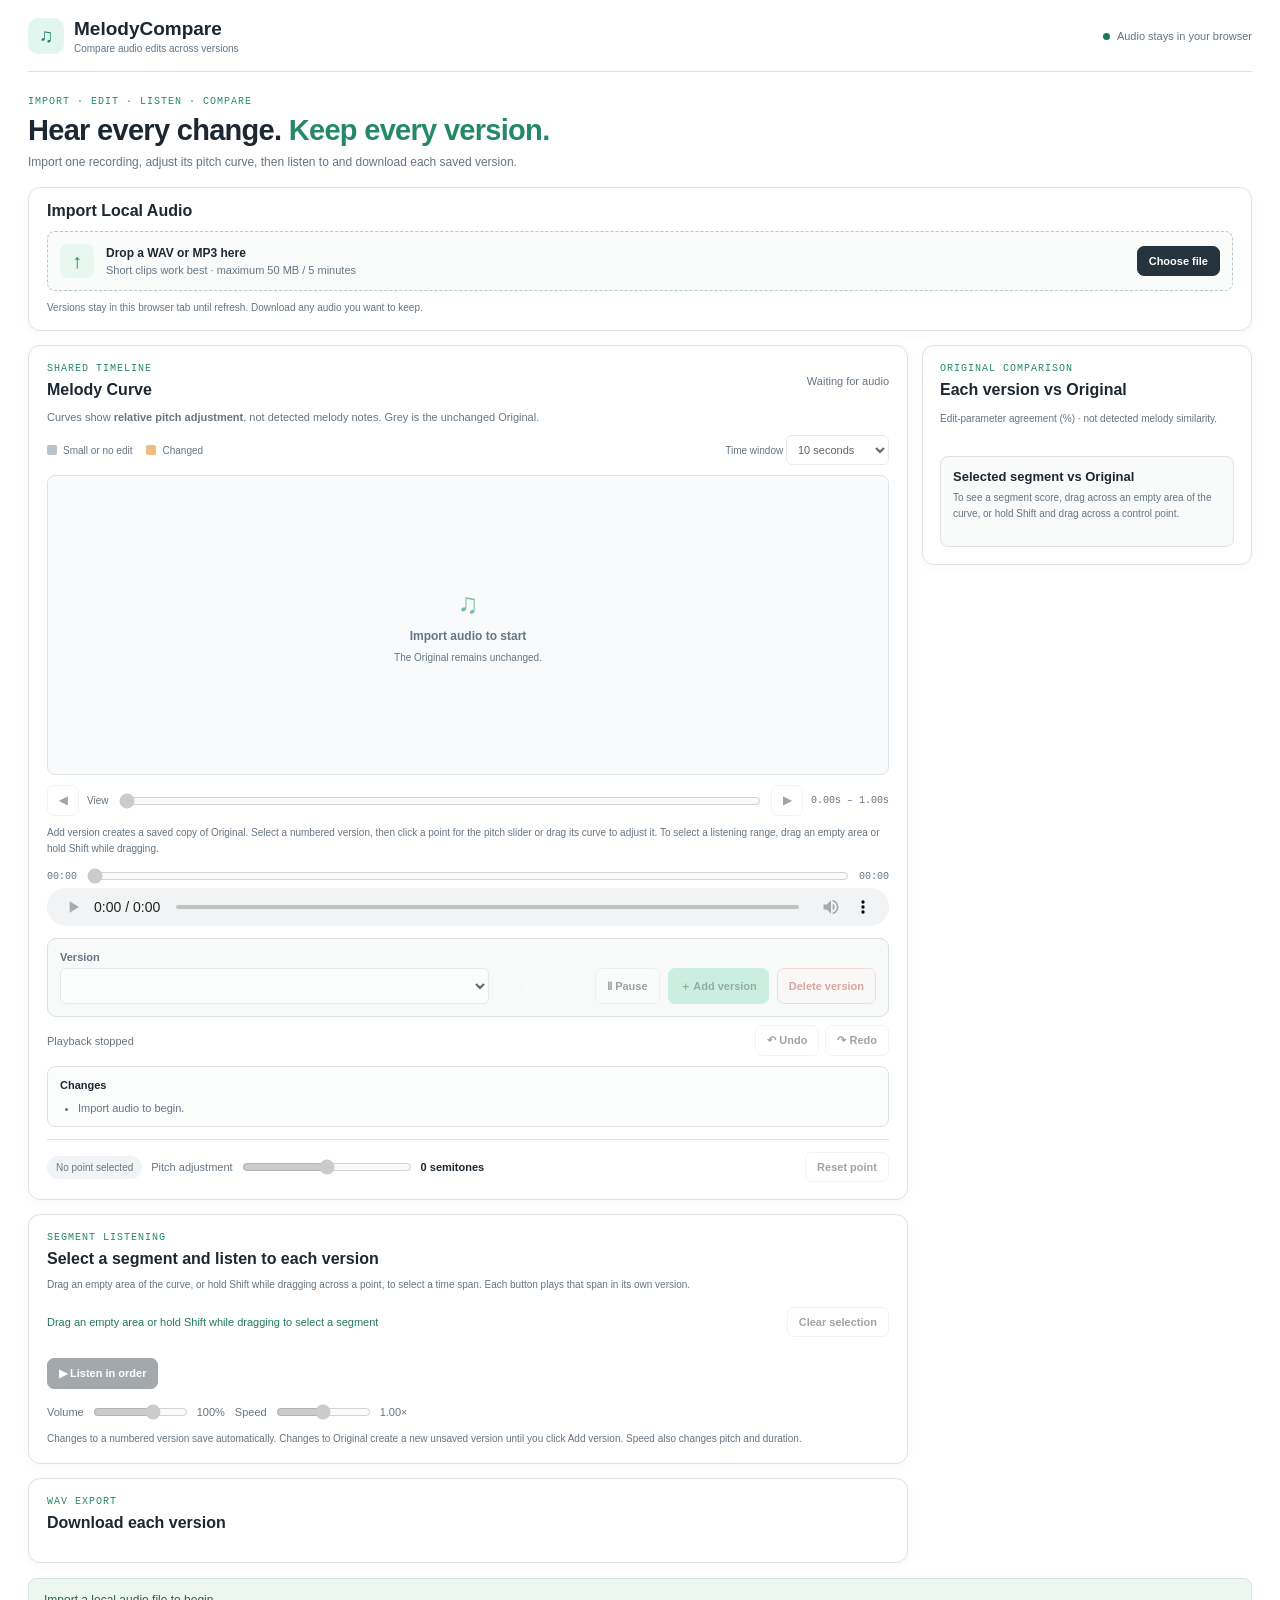
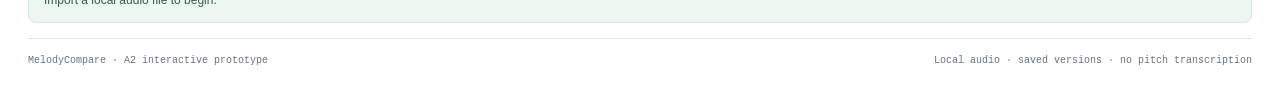
<file: index.html>
<!doctype html>
<html lang="en">
<head><meta charset="UTF-8"><meta name="viewport" content="width=device-width, initial-scale=1.0"><meta name="theme-color" content="#ffffff"><title>MelodyCompare — Audio version comparison</title><link rel="stylesheet" href="style.css"></head>
<body>
<main class="app-shell" id="top">
  <header class="topbar"><a class="brand" href="#top"><span class="brand-mark">♫</span><span>MelodyCompare<small>Compare audio edits across versions</small></span></a><span class="privacy-note"><i></i>Audio stays in your browser</span></header>
  <section class="intro"><p class="eyebrow">IMPORT · EDIT · LISTEN · COMPARE</p><h1>Hear every change. <span>Keep every version.</span></h1><p class="subtitle">Import one recording, adjust its pitch curve, then listen to and download each saved version.</p></section>
  <section class="card source-card" aria-label="Import local audio">
    <div class="section-heading"><h2>Import Local Audio</h2><button id="replaceFileBtn" class="button hidden" type="button">Replace file</button></div>
    <input id="audioFile" type="file" accept="audio/*,.wav,.mp3,.m4a,.aac,.ogg,.flac,.webm" hidden>
    <div id="dropZone" class="upload-drop" role="button" tabindex="0" aria-label="Choose or drop a local audio file"><span class="upload-icon">↑</span><div><strong>Drop a WAV or MP3 here</strong><span>Short clips work best · maximum 50 MB / 5 minutes</span></div><button id="chooseFileBtn" class="button button-dark" type="button">Choose file</button></div>
    <div id="loadedFile" class="loaded-file hidden"><span class="file-glyph">♫</span><div><strong id="fileName">—</strong><span id="fileInfo">—</span></div></div>
    <p class="fine-print">Versions stay in this browser tab until refresh. Download any audio you want to keep.</p>
  </section>
  <div class="workspace-grid">
    <section class="main-column">
      <section class="card track-card">
        <div class="track-header"><div><p class="eyebrow">SHARED TIMELINE</p><h2>Melody Curve</h2></div><span id="sourceStatus" class="track-status">Waiting for audio</span></div>
        <p class="curve-note">Curves show <strong>relative pitch adjustment</strong>, not detected melody notes. Grey is the unchanged Original.</p>
        <div class="track-legend"><span><i class="same-key"></i>Small or no edit</span><span><i class="changed-key"></i>Changed</span><label>Time window <select id="zoomControl"><option value="5">5 seconds</option><option value="10" selected>10 seconds</option><option value="20">20 seconds</option><option value="0">Full recording</option></select></label></div>
        <div id="rollWrap" class="roll-wrap"><canvas id="trackCanvas" aria-label="Version pitch-adjustment curves. Drag the selected curve to edit. Drag an empty area or Shift-drag to select a time range."></canvas><div id="emptyState" class="empty-state"><span>♫</span><strong>Import audio to start</strong><small>The Original remains unchanged.</small></div></div>
        <div class="track-navigation"><button id="panLeftBtn" class="button" type="button" aria-label="Move view left" disabled>◀</button><label for="trackPan">View</label><input id="trackPan" type="range" min="0" max="1000" value="0" disabled><button id="panRightBtn" class="button" type="button" aria-label="Move view right" disabled>▶</button><span id="viewRange">00:00 – 00:00</span></div>
        <p id="curveHelp" class="fine-print">Add version creates a saved copy of Original. Select a numbered version, then click a point for the pitch slider or drag its curve to adjust it. To select a listening range, drag an empty area or hold Shift while dragging.</p>
        <div class="timeline-row"><span id="trackStart">00:00</span><input id="seekControl" type="range" min="0" max="1000" value="0" disabled aria-label="Playback position"><span id="trackEnd">00:00</span></div>
        <audio id="audioPlayer" class="audio-player" controls preload="metadata" aria-label="Current version playback"></audio>
        <div class="version-toolbar"><label>Version <select id="versionPicker" disabled aria-label="Choose audio version"></select></label><button id="playSelectedBtn" class="button version-play" type="button" disabled>▶ Play</button><button id="pausePlaybackBtn" class="button" type="button" disabled>Ⅱ Pause</button><button id="saveVersionBtn" class="button button-primary" type="button" disabled>＋ Add version</button><button id="deleteVersionBtn" class="button button-danger" type="button" disabled>Delete version</button></div>
        <div class="track-actions"><span id="playbackLabel" role="status">Playback stopped</span><div class="button-row"><button id="undoBtn" class="button" type="button" disabled>↶ Undo</button><button id="redoBtn" class="button" type="button" disabled>↷ Redo</button></div></div>
        <div id="wholePanel"><div class="working-changes"><strong id="versionChangesTitle">Changes</strong><ul id="versionChanges"><li>Import audio to begin.</li></ul></div>
        <div class="point-tools"><span id="selectedPointLabel" class="selection-chip">No point selected</span><label>Pitch adjustment <input id="pitchControl" type="range" min="-12" max="12" step="0.25" value="0" disabled><strong id="pitchValue">0 semitones</strong></label><button id="resetPointBtn" class="button" type="button" disabled>Reset point</button></div></div>
      </section>
      <section id="segmentPanel" class="card edit-card">
        <div class="section-heading"><div><p class="eyebrow">SEGMENT LISTENING</p><h2>Select a segment and listen to each version</h2></div></div>
        <p class="fine-print">Drag an empty area of the curve, or hold Shift while dragging across a point, to select a time span. Each button plays that span in its own version.</p>
        <div class="selection-actions"><strong id="selectionLabel">No time range selected</strong><button id="clearSelectionBtn" class="button" type="button" disabled>Clear selection</button></div>
        <div id="segmentPlayList" class="segment-play-list"></div><button id="playAllSegmentsBtn" class="button button-dark" type="button" disabled>▶ Listen in order</button>
        <div class="upload-tools"><label>Volume <input id="volumeControl" type="range" min="0" max="150" value="100" disabled><span id="volumeValue">100%</span></label><label>Speed <input id="speedControl" type="range" min="0.5" max="1.5" step="0.05" value="1" disabled><span id="speedValue">1.00×</span></label></div>
        <p class="fine-print">Changes to a numbered version save automatically. Changes to Original create a new unsaved version until you click Add version. Speed also changes pitch and duration.</p>

      </section>
      <section class="card versions-card"><div class="section-heading"><div><p class="eyebrow">WAV EXPORT</p><h2>Download each version</h2></div></div><div id="downloadList" class="download-list"></div></section>
    </section>
    <aside class="feedback-column">
      <section class="card feedback-card"><p class="eyebrow">ORIGINAL COMPARISON</p><h2>Each version vs Original</h2><p class="fine-print">Edit-parameter agreement (%) · not detected melody similarity.</p><div id="similarityList" class="similarity-list" aria-label="Version scores relative to Original"></div><div id="partialComparison" class="partial-comparison"><h3>Selected segment vs Original</h3><p id="partialRange" class="fine-print">To see a segment score, drag across an empty area of the curve, or hold Shift and drag across a control point.</p><div id="partialSimilarityList" class="similarity-list" aria-label="Selected segment scores relative to Original"></div></div></section>
    </aside>
  </div>
  <p id="status" class="status-line" role="status" aria-live="polite">Import a local audio file to begin.</p>
  <footer><span>MelodyCompare · A2 interactive prototype</span><span>Local audio · saved versions · no pitch transcription</span></footer>
</main>
<script src="audio-engine.js"></script><script src="version-model.js"></script><script src="app.js"></script>
</body></html>
</file>
<file: style.css>
:root{--bg:#fff;--card:#fff;--ink:#1c2731;--muted:#657582;--line:#dce2e6;--soft:#f7f9fa;--mint:#53c7a1;--mint-dark:#167b5b;font-family:Inter,"Segoe UI",sans-serif;color:var(--ink);background:var(--bg)}
*{box-sizing:border-box}body{margin:0;background:#fff}.app-shell{max-width:1440px;padding:0 28px;margin:auto}.topbar{height:72px;border-bottom:1px solid var(--line);display:flex;align-items:center;justify-content:space-between;gap:12px}.brand{display:flex;align-items:center;gap:10px;text-decoration:none;color:var(--ink);font-size:19px;font-weight:750}.brand-mark{width:36px;height:36px;border-radius:10px;background:#e2f6ef;color:#16845f;display:grid;place-items:center}.brand small{display:block;font-size:10px;font-weight:400;color:var(--muted);margin-top:3px}.privacy-note{font-size:11px;color:var(--muted)}.privacy-note i{display:inline-block;width:7px;height:7px;border-radius:50%;background:var(--mint-dark);margin-right:7px}.intro{padding:24px 0 18px}.eyebrow{font:10px ui-monospace,Consolas,monospace;letter-spacing:1px;color:#258968;margin:0 0 7px}.intro h1{font-size:29px;letter-spacing:-.7px;margin:0}.intro h1 span{color:#258968}.subtitle{font-size:12px;color:var(--muted);margin:8px 0 0}.card{border:1px solid var(--line);border-radius:12px;background:#fff;box-shadow:0 3px 12px #20303e08}.source-card{padding:14px 18px;margin-bottom:14px}.section-heading,.track-header{display:flex;justify-content:space-between;align-items:center;gap:10px}.section-heading h2,.track-header h2,.feedback-card h2{font-size:16px;margin:0;font-weight:700}.upload-drop{display:flex;gap:12px;align-items:center;border:1px dashed #b8c7cc;border-radius:8px;background:#fafcfc;padding:12px;margin-top:11px;cursor:pointer}.upload-drop.dragging{border-color:#167b5b;background:#edf9f4}.upload-icon,.file-glyph{width:34px;height:34px;border-radius:8px;display:grid;place-items:center;background:#e9f7f1;color:#218764;font-size:20px}.upload-drop>div,.loaded-file>div{flex:1;display:grid;gap:4px;min-width:0}.upload-drop strong,.loaded-file strong{font-size:12px;overflow-wrap:anywhere}.upload-drop span:not(.upload-icon),.loaded-file div span{font-size:11px;color:var(--muted)}.loaded-file{display:flex;align-items:center;gap:10px;margin-top:10px}.button{border:1px solid var(--line);border-radius:7px;padding:8px 11px;background:white;color:var(--ink);font:600 11px "Segoe UI",sans-serif;cursor:pointer;white-space:nowrap}.button:hover:not(:disabled){filter:brightness(.96);border-color:#9cabae}.button:disabled{opacity:.42;cursor:not-allowed}.button:focus-visible,input:focus-visible,select:focus-visible,.upload-drop:focus-visible,summary:focus-visible{outline:2px solid #398968;outline-offset:2px}.button-dark{background:#25333c;color:#fff;border-color:#25333c}.button-primary{background:#8ee2c2;border-color:#8ee2c2;color:#153b30}.button-red{color:#ac4843}.hidden{display:none!important}.fine-print{font-size:10px;color:var(--muted);line-height:1.55;margin:9px 0 0}.workspace-grid{display:grid;grid-template-columns:minmax(0,1fr) 330px;gap:14px;align-items:start;min-width:0}.main-column,.feedback-column{display:grid;grid-template-columns:minmax(0,1fr);gap:14px;min-width:0}.track-card,.edit-card,.versions-card{padding:17px 18px;min-width:0;overflow:hidden}.track-status{font-size:11px;color:var(--muted);text-align:right}.curve-note{font-size:11px;line-height:1.5;color:var(--muted);margin:10px 0}.track-legend{display:flex;flex-wrap:wrap;align-items:center;gap:14px;font-size:10px;color:var(--muted);margin:10px 0}.track-legend>span{display:flex;align-items:center;gap:6px}.track-legend i{width:10px;height:10px;border-radius:2px}.same-key{background:#b7c3ca}.changed-key{background:#f0bc82}.track-legend label{margin-left:auto}.roll-wrap{width:100%;min-width:0;max-width:100%;height:300px;position:relative;border:1px solid #dce4e8;border-radius:8px;background:#f8fafb;overflow:hidden}.roll-wrap canvas{width:100%;height:100%;display:block;touch-action:none;cursor:crosshair}.empty-state{position:absolute;inset:0;display:grid;align-content:center;justify-items:center;gap:9px;pointer-events:none;color:var(--muted);font-size:12px}.empty-state>span{font-size:28px;color:#77bfa3}.empty-state small{font-size:10px}.track-navigation{display:flex;align-items:center;gap:8px;min-width:0;margin-top:10px;font-size:10px;color:var(--muted)}.track-navigation input{flex:1;min-width:0;accent-color:#167b5b}.track-navigation>span{font:10px ui-monospace,Consolas,monospace;white-space:nowrap}.timeline-row{display:flex;align-items:center;gap:8px;margin:10px 0 2px;font:10px ui-monospace,Consolas,monospace;color:var(--muted)}.timeline-row input{flex:1;min-width:0;accent-color:#48b98e}.audio-player{width:100%;height:38px;display:block}.track-actions{display:flex;align-items:center;justify-content:space-between;gap:10px;flex-wrap:wrap;margin-top:8px}.track-actions>span{font-size:11px;color:var(--muted)}.button-row{display:flex;gap:6px;align-items:center;flex-wrap:wrap}.original-play{background:#65737f;color:white;border-color:#65737f}.selection-chip{font-size:10px;color:var(--muted);border-radius:20px;background:#f1f4f5;padding:6px 9px}.note-controls,.upload-tools{display:flex;gap:10px;flex-wrap:wrap;align-items:center;margin-top:13px}.note-controls label,.upload-tools label{font-size:11px;display:flex;align-items:center;gap:7px;color:var(--muted)}input[type=range]{accent-color:#167b5b}.note-controls input[type=range]{width:130px}.upload-tools input{width:95px}.note-controls input[type=number]{width:62px}.note-controls strong{font-size:11px;color:var(--ink)}input[type=number],select{font:11px "Segoe UI",sans-serif;color:var(--ink);background:#fff;border:1px solid var(--line);padding:7px;border-radius:6px;max-width:100%}.note-controls select{max-width:185px}.selection-actions{display:flex;align-items:center;gap:10px;margin-top:14px;font-size:11px;color:#24785c}.selection-actions strong{flex:1;font-weight:500}.edit-actions{border-top:1px solid var(--line);padding-top:14px;margin-top:14px}.button[aria-pressed=true]{outline:2px solid #287c60;outline-offset:-2px}.feedback-card{padding:17px;min-width:0}.feedback-card h2{margin-bottom:12px}.compare-selectors{display:flex;gap:10px}.compare-selectors label{display:flex;align-items:center;gap:7px;flex:1;font-weight:650;font-size:12px;min-width:0}.compare-selectors select{width:100%;min-width:0}.score-row{display:flex;align-items:baseline;gap:10px;margin:13px 0 9px}.score-row strong{font-size:34px;color:#238b67}.score-row span{font-size:10px;color:var(--muted)}.meter{height:6px;border-radius:10px;background:#e9eeee;overflow:hidden}.meter div{height:100%;width:0;background:#55c69e}.feedback-copy{font-size:11px;color:var(--muted);line-height:1.6;margin:10px 0}.region-list{display:grid;gap:6px;max-height:235px;overflow:auto}.region-button{white-space:normal;line-height:1.5;text-align:left;border-left:4px solid #b7c3ca;width:100%}.region-button.modified{border-left-color:#e8ab6f;background:#fffaf4}.region-button[aria-pressed=true]{outline:2px solid #5583ae;outline-offset:-2px}.segment-controls{border-top:1px solid var(--line);margin-top:13px;padding-top:13px;font-size:11px}.segment-controls .button-row{margin-top:10px}.version-list{display:grid;gap:7px;margin-top:13px}.version-row{display:flex;align-items:center;gap:9px;min-width:0;padding:9px;border:1px solid var(--line);border-left:4px solid var(--version-color);border-radius:7px}.version-row.selected{background:#f3f8fa;outline:2px solid var(--version-color);outline-offset:-2px}.version-row>label{font-size:10px;color:var(--muted);display:flex;gap:4px;align-items:center}.version-name{min-width:0;flex:1;text-align:left;white-space:normal;overflow-wrap:anywhere;border:0;background:transparent}.version-name small{display:block;margin-top:3px;font-weight:400;color:var(--muted);font-size:10px}.version-play{background:var(--version-color);border-color:var(--version-color);color:#fff;min-width:73px}.history-details{border-left:4px solid var(--version-color,#b7c3ca);padding:9px 11px;background:#f8fafb;font-size:11px;line-height:1.6;margin-bottom:10px;overflow-wrap:anywhere}.history-details p{margin:0 0 6px}.history-details ul{margin:5px 0 0;padding-left:18px;max-height:150px;overflow:auto}.version-history{list-style:none;padding:0;margin:15px 0 0;max-height:340px;overflow:auto}.version-history li{margin-bottom:7px}.history-node{width:100%;border-left:4px solid var(--version-color);text-align:left;white-space:normal;line-height:1.5}.history-node small{display:block;color:var(--muted);font-size:10px;font-weight:400}.history-node[aria-pressed=true]{background:#edf5f3;outline:2px solid var(--version-color);outline-offset:-2px}.event-details{border-top:1px solid var(--line);margin-top:12px;padding-top:10px;font-size:11px;color:var(--muted)}.event-details summary{cursor:pointer}.event-log{padding-left:20px;max-height:250px;overflow:auto;font-size:10px;line-height:1.6}.event-log li{padding-bottom:8px;overflow-wrap:anywhere}.status-line{font-size:12px;line-height:1.6;padding:12px 15px;background:#edf7f2;border:1px solid #d4e8de;border-radius:8px;color:#355d4a;margin:15px 0}footer{display:flex;justify-content:space-between;gap:10px;padding:16px 0 22px;color:var(--muted);font:10px ui-monospace,Consolas,monospace;border-top:1px solid var(--line)}
@media(max-width:1050px){.workspace-grid{grid-template-columns:minmax(0,1fr) 300px}.app-shell{padding:0 18px}.track-legend label{width:100%;margin:0}.version-row{flex-wrap:wrap}.version-name{min-width:130px}}@media(max-width:780px){.workspace-grid{grid-template-columns:1fr}.feedback-column{grid-template-columns:1fr}.app-shell{padding:0 14px}.intro h1{font-size:25px}.roll-wrap{height:280px}.privacy-note{font-size:9px}.topbar{height:68px}.brand small{max-width:230px}.track-actions{align-items:flex-start}}@media(max-width:480px){.privacy-note{display:none}.upload-drop{flex-wrap:wrap}.upload-drop .button{margin-left:45px}.track-card,.edit-card,.versions-card,.feedback-card{padding:13px}.section-heading{flex-wrap:wrap}.track-navigation{flex-wrap:wrap}.track-navigation input{flex-basis:50%}.track-navigation>span{width:100%;text-align:center}.roll-wrap{height:250px}.version-row>label{margin-left:auto}footer{flex-direction:column}.intro h1 span{display:block}.selection-chip{max-width:100%}}

/* Version-focused controls and compact original-relative comparison. */
.version-toolbar{display:flex;align-items:end;gap:8px;flex-wrap:wrap;margin-top:12px;padding:12px;background:#f7faf9;border:1px solid var(--line);border-radius:9px}
.version-toolbar label{display:grid;gap:5px;min-width:175px;flex:1;font-size:11px;font-weight:650;color:var(--muted)}
.version-toolbar select{font-size:12px;font-weight:700;min-height:36px}
.version-toolbar .button{min-height:36px}
.version-toolbar .version-play{min-width:90px}
.working-changes{margin-top:10px;padding:10px 12px;border:1px solid var(--line);border-radius:8px;background:#fbfcfc;font-size:11px;line-height:1.5}
.working-changes strong{font-size:11px}
.working-changes ul{margin:6px 0 0;padding-left:18px;max-height:90px;overflow:auto;color:var(--muted)}
.point-tools{display:flex;align-items:center;gap:9px;flex-wrap:wrap;border-top:1px solid var(--line);margin-top:12px;padding-top:12px}
.point-tools label{font-size:11px;color:var(--muted);display:flex;align-items:center;gap:7px}
.point-tools label{flex:1;min-width:190px}
.point-tools input[type=range]{width:min(170px,35vw)}
.point-tools strong{color:var(--ink);white-space:nowrap}
.segment-play-list{display:flex;flex-wrap:wrap;gap:7px;margin:12px 0 9px}
.segment-play-list .button{min-width:90px}
.download-list,.similarity-list{display:grid;gap:7px;margin-top:13px}
.download-row,.similarity-row{display:flex;align-items:center;justify-content:space-between;gap:12px;padding:8px 10px;border:1px solid var(--line);border-left:4px solid var(--version-color);border-radius:7px;background:#fff;font-size:12px}
.download-row>span,.similarity-row>span{font-weight:650;min-width:0;overflow-wrap:anywhere}
.download-version{min-width:113px}
.similarity-row.selected{background:#f2f8f5;outline:1px solid var(--version-color)}
.similarity-row strong{font-size:15px;color:var(--version-color);font-variant-numeric:tabular-nums}
.feedback-card .fine-print{margin:0 0 9px}
@media(max-width:780px){.version-toolbar label{flex-basis:100%}.point-tools label{flex-basis:100%}}

#wholePanel{margin-top:10px}
.partial-comparison{border:1px solid var(--line);border-radius:8px;background:#f9fbfb;margin-top:17px;padding:12px}
.partial-comparison h3{font-size:13px;margin:0 0 6px}

.button-danger{background:#fff7f6;color:#a9342e;border-color:#e3b3ae}
.button-danger:hover:not(:disabled){background:#ffece9;border-color:#cf827c}
</file>
